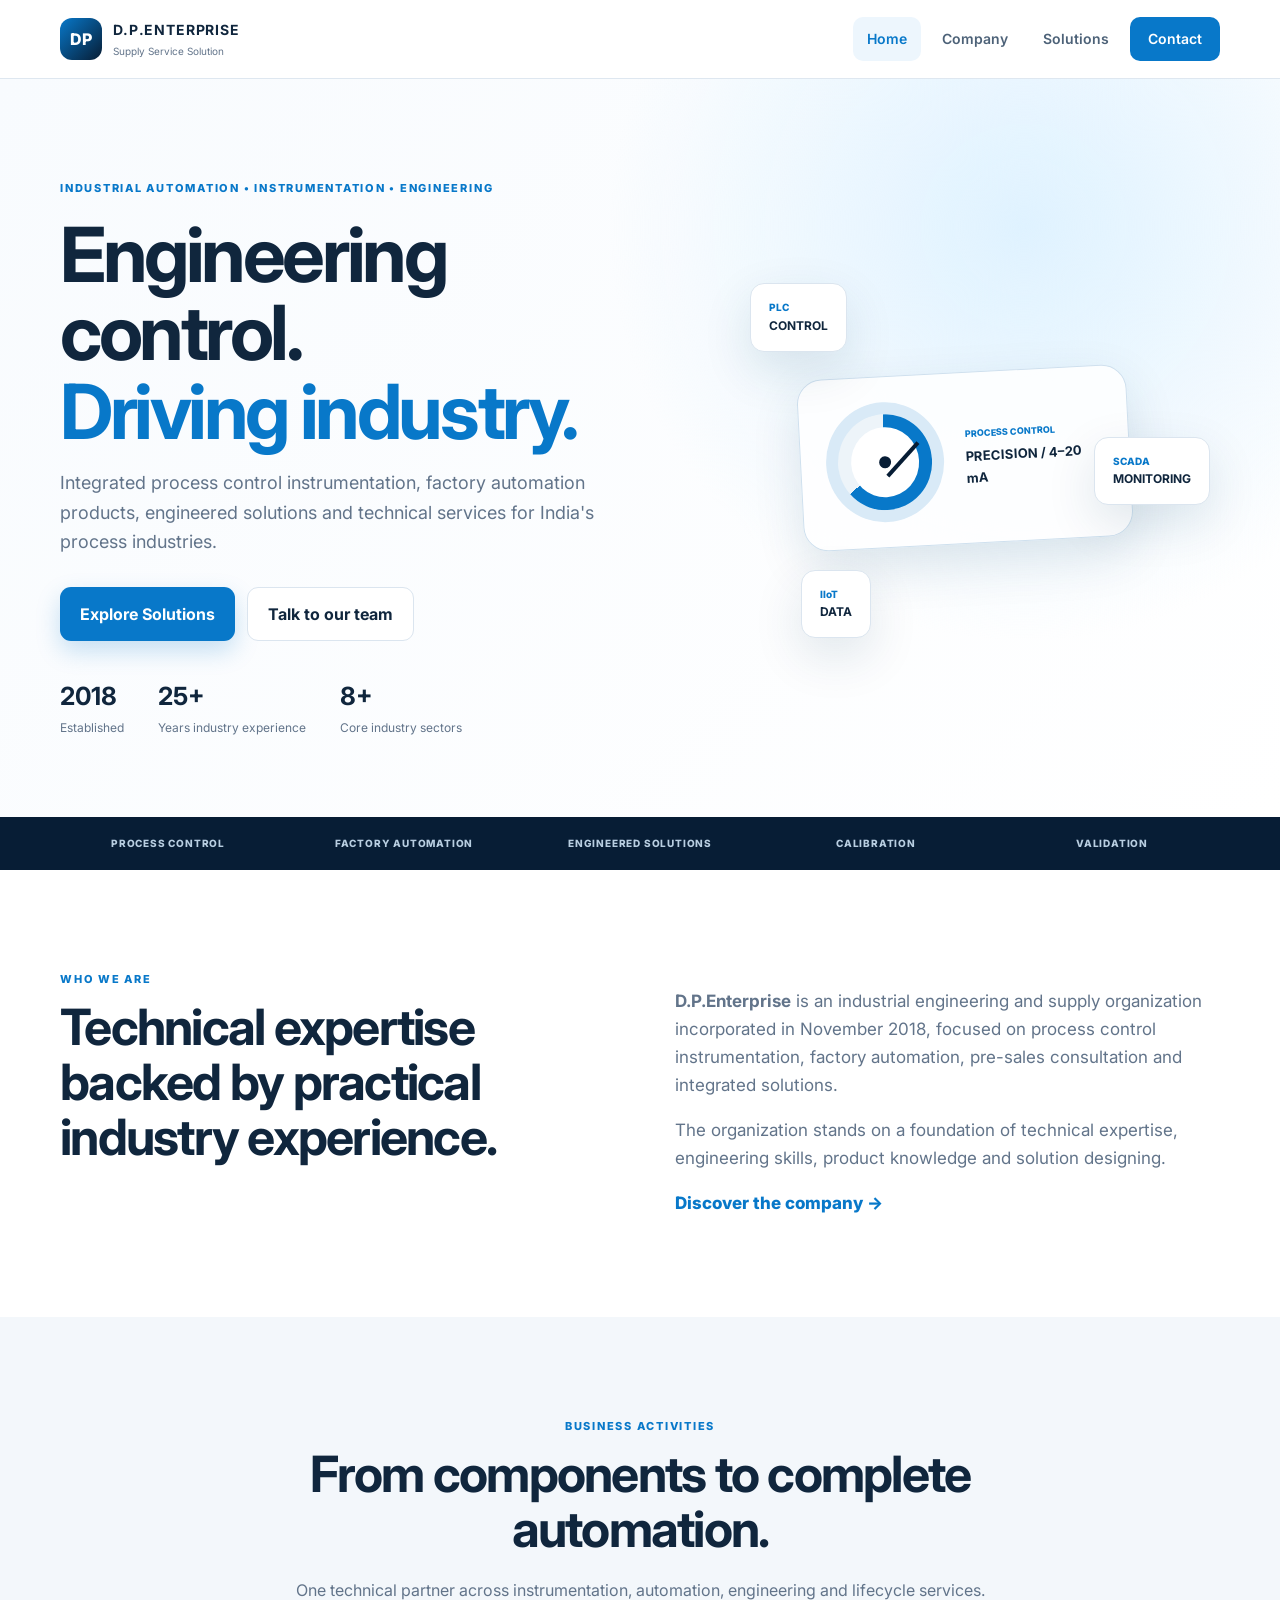
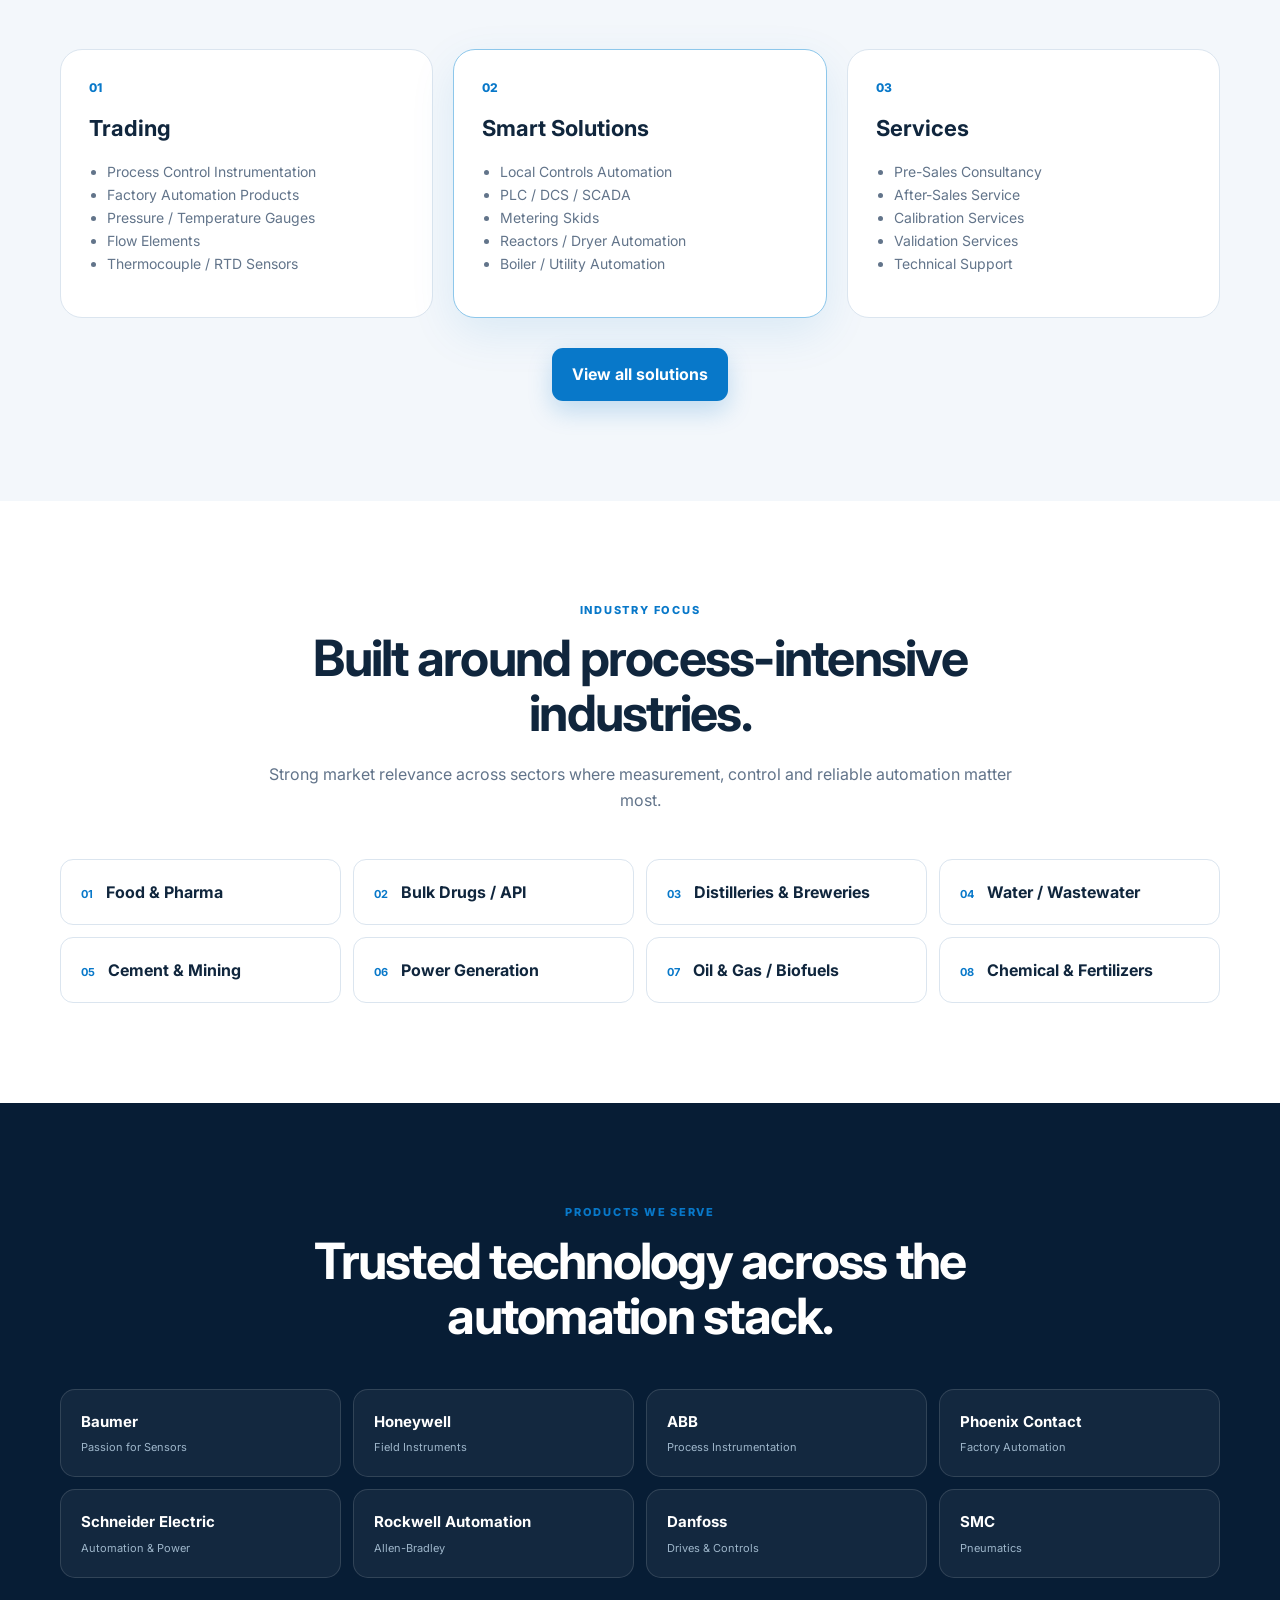
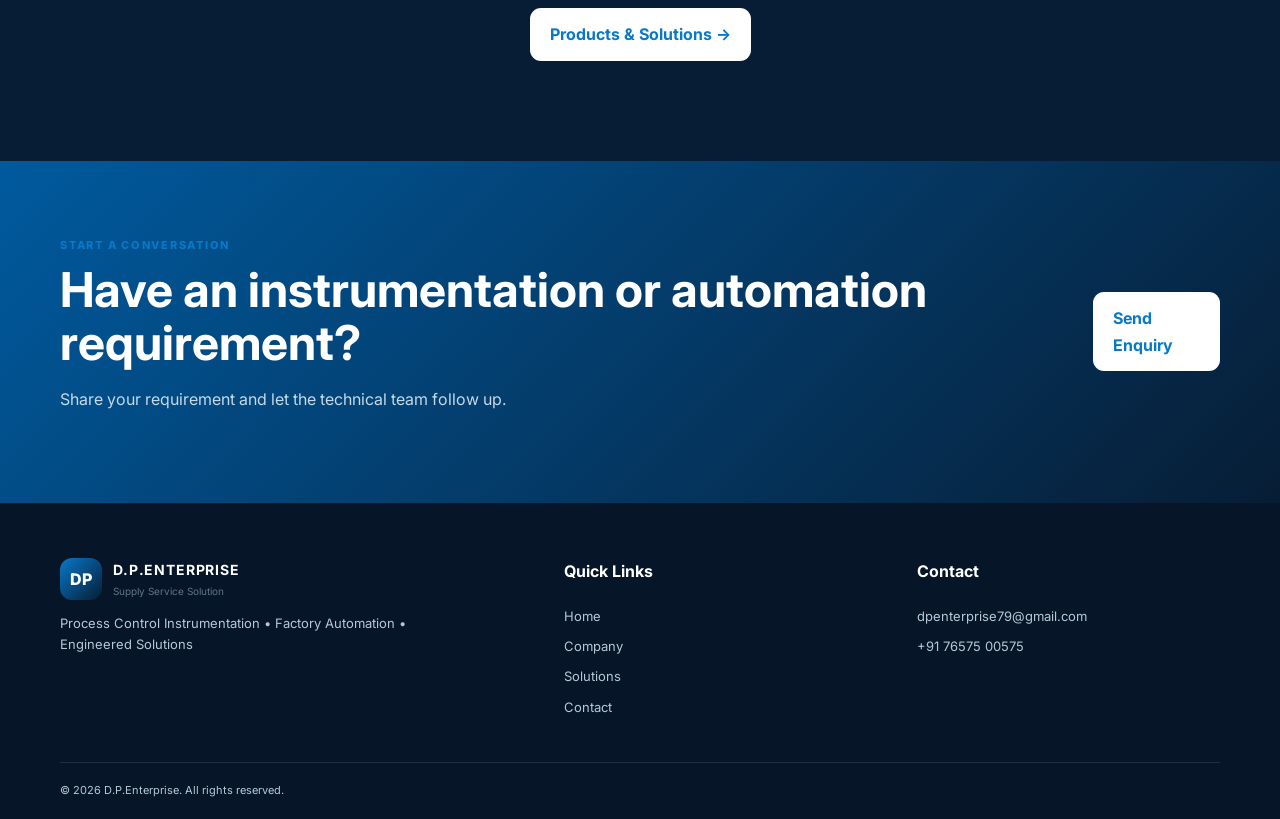
<file: index.html>
<!doctype html><html lang="en"><head><meta charset="UTF-8"><meta name="viewport" content="width=device-width,initial-scale=1.0"><meta name="description" content="D.P.Enterprise — process control instrumentation, factory automation, engineered solutions and industrial services."><meta name="theme-color" content="#006bb6"><title>D.P.Enterprise | Supply Service Solution</title><link rel="preconnect" href="https://fonts.googleapis.com"><link rel="preconnect" href="https://fonts.gstatic.com" crossorigin><link href="https://fonts.googleapis.com/css2?family=Inter:wght@400;500;600;700;800&display=swap" rel="stylesheet"><link rel="stylesheet" href="styles.css"><link rel="stylesheet" href="form.css"></head><body><header class="site-header" id="top"><div class="container nav-wrap"><a class="brand" href="index.html"><span class="brand-mark">DP</span><span><strong>D.P.ENTERPRISE</strong><small>Supply Service Solution</small></span></a><button class="menu-toggle" aria-label="Toggle navigation" aria-expanded="false">☰</button><nav class="nav" aria-label="Primary navigation"><a href="index.html" class="active">Home</a><a href="about.html">Company</a><a href="solutions.html">Solutions</a><a class="nav-cta" href="contact.html">Contact</a></nav></div></header><main><section class="hero"><div class="hero-grid container"><div class="hero-copy reveal"><div class="eyebrow">INDUSTRIAL AUTOMATION • INSTRUMENTATION • ENGINEERING</div><h1>Engineering control.<br><span>Driving industry.</span></h1><p class="lead">Integrated process control instrumentation, factory automation products, engineered solutions and technical services for India's process industries.</p><div class="hero-actions"><a class="btn btn-primary" href="solutions.html">Explore Solutions</a><a class="btn btn-secondary" href="contact.html">Talk to our team</a></div><div class="hero-stats"><div><strong>2018</strong><span>Established</span></div><div><strong>25+</strong><span>Years industry experience</span></div><div><strong>8+</strong><span>Core industry sectors</span></div></div></div><div class="hero-visual reveal"><div class="instrument-card main-instrument"><div class="gauge"><span class="needle"></span><span class="hub"></span></div><div><small>PROCESS CONTROL</small><strong>PRECISION / 4–20 mA</strong></div></div><div class="floating-card fc-one"><span>PLC</span><strong>CONTROL</strong></div><div class="floating-card fc-two"><span>SCADA</span><strong>MONITORING</strong></div><div class="floating-card fc-three"><span>IIoT</span><strong>DATA</strong></div><div class="circuit circuit-a"></div><div class="circuit circuit-b"></div></div></div></section><section class="trust-strip"><div class="container trust-grid"><span>PROCESS CONTROL</span><span>FACTORY AUTOMATION</span><span>ENGINEERED SOLUTIONS</span><span>CALIBRATION</span><span>VALIDATION</span></div></section><section class="section"><div class="container two-col"><div class="section-heading reveal"><div class="section-kicker">WHO WE ARE</div><h2>Technical expertise backed by practical industry experience.</h2></div><div class="about-copy reveal"><p><strong>D.P.Enterprise</strong> is an industrial engineering and supply organization incorporated in November 2018, focused on process control instrumentation, factory automation, pre-sales consultation and integrated solutions.</p><p>The organization stands on a foundation of technical expertise, engineering skills, product knowledge and solution designing.</p><a class="text-link" href="about.html">Discover the company →</a></div></div></section><section class="section section-alt"><div class="container"><div class="center-heading reveal"><div class="section-kicker">BUSINESS ACTIVITIES</div><h2>From components to complete automation.</h2><p>One technical partner across instrumentation, automation, engineering and lifecycle services.</p></div><div class="activity-grid"><article class="activity-card reveal"><div class="activity-icon">01</div><h3>Trading</h3><ul><li>Process Control Instrumentation</li><li>Factory Automation Products</li><li>Pressure / Temperature Gauges</li><li>Flow Elements</li><li>Thermocouple / RTD Sensors</li></ul></article><article class="activity-card featured reveal"><div class="activity-icon">02</div><h3>Smart Solutions</h3><ul><li>Local Controls Automation</li><li>PLC / DCS / SCADA</li><li>Metering Skids</li><li>Reactors / Dryer Automation</li><li>Boiler / Utility Automation</li></ul></article><article class="activity-card reveal"><div class="activity-icon">03</div><h3>Services</h3><ul><li>Pre-Sales Consultancy</li><li>After-Sales Service</li><li>Calibration Services</li><li>Validation Services</li><li>Technical Support</li></ul></article></div><div class="section-action"><a class="btn btn-primary" href="solutions.html">View all solutions</a></div></div></section><section class="section"><div class="container"><div class="center-heading reveal"><div class="section-kicker">INDUSTRY FOCUS</div><h2>Built around process-intensive industries.</h2><p>Strong market relevance across sectors where measurement, control and reliable automation matter most.</p></div><div class="industry-list industry-list-wide"><div class="industry-item reveal"><span>01</span>Food & Pharma</div><div class="industry-item reveal"><span>02</span>Bulk Drugs / API</div><div class="industry-item reveal"><span>03</span>Distilleries & Breweries</div><div class="industry-item reveal"><span>04</span>Water / Wastewater</div><div class="industry-item reveal"><span>05</span>Cement & Mining</div><div class="industry-item reveal"><span>06</span>Power Generation</div><div class="industry-item reveal"><span>07</span>Oil & Gas / Biofuels</div><div class="industry-item reveal"><span>08</span>Chemical & Fertilizers</div></div></div></section><section class="section section-dark"><div class="container"><div class="center-heading light reveal"><div class="section-kicker">PRODUCTS WE SERVE</div><h2>Trusted technology across the automation stack.</h2></div><div class="brand-grid reveal"><div class="brand-tile"><strong>Baumer</strong><span>Passion for Sensors</span></div><div class="brand-tile"><strong>Honeywell</strong><span>Field Instruments</span></div><div class="brand-tile"><strong>ABB</strong><span>Process Instrumentation</span></div><div class="brand-tile"><strong>Phoenix Contact</strong><span>Factory Automation</span></div><div class="brand-tile"><strong>Schneider Electric</strong><span>Automation & Power</span></div><div class="brand-tile"><strong>Rockwell Automation</strong><span>Allen-Bradley</span></div><div class="brand-tile"><strong>Danfoss</strong><span>Drives & Controls</span></div><div class="brand-tile"><strong>SMC</strong><span>Pneumatics</span></div></div><div class="section-action"><a class="btn btn-white" href="solutions.html">Products & Solutions →</a></div></div></section><section class="cta-section"><div class="container cta-inner compact reveal"><div><div class="section-kicker">START A CONVERSATION</div><h2>Have an instrumentation or automation requirement?</h2><p>Share your requirement and let the technical team follow up.</p></div><a class="btn btn-white" href="contact.html">Send Enquiry</a></div></section></main><footer class="footer"><div class="container footer-grid"><div><div class="brand footer-brand"><span class="brand-mark">DP</span><span><strong>D.P.ENTERPRISE</strong><small>Supply Service Solution</small></span></div><p>Process Control Instrumentation • Factory Automation • Engineered Solutions</p></div><div><h4>Quick Links</h4><a href="index.html">Home</a><a href="about.html">Company</a><a href="solutions.html">Solutions</a><a href="contact.html">Contact</a></div><div><h4>Contact</h4><a href="mailto:dpenterprise79@gmail.com">dpenterprise79@gmail.com</a><a href="tel:+917657500575">+91 76575 00575</a></div></div><div class="container copyright">© <span id="year"></span> D.P.Enterprise. All rights reserved.</div></footer><script src="script.js"></script></body></html>
</file>
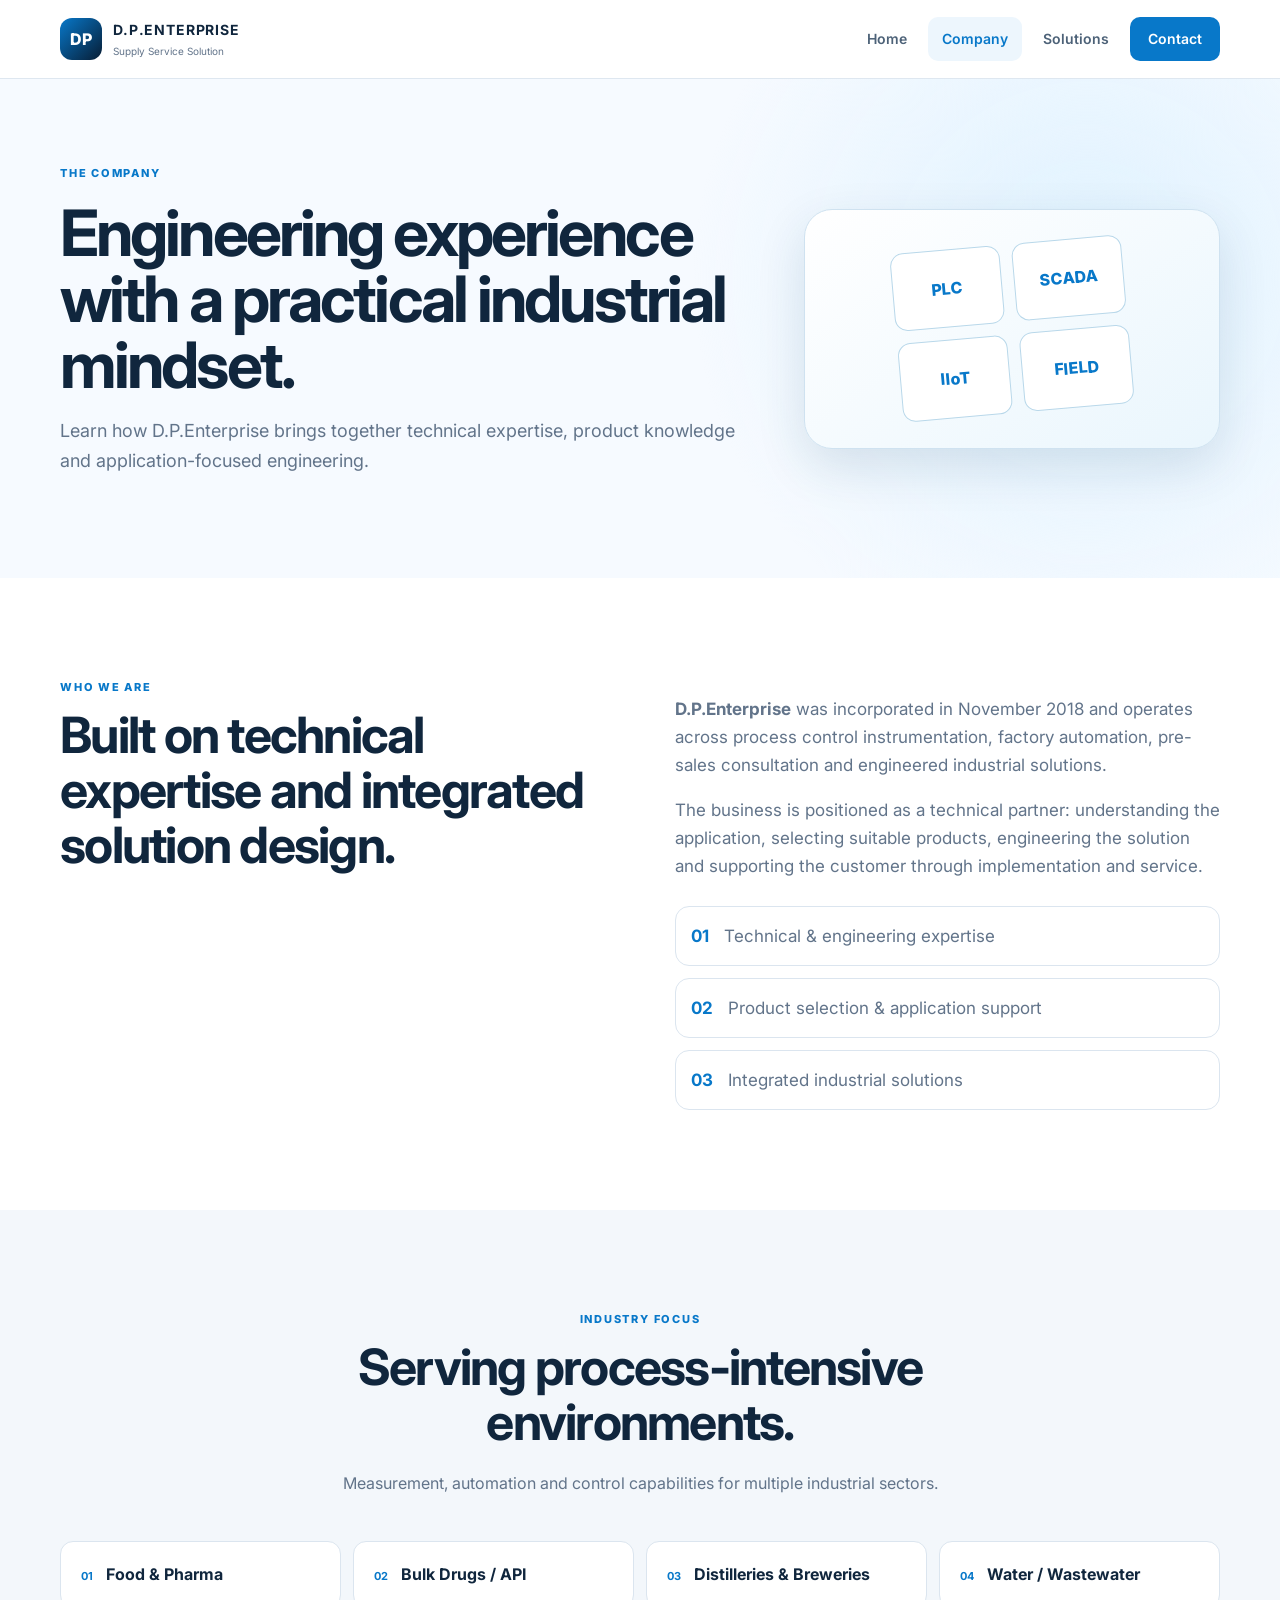
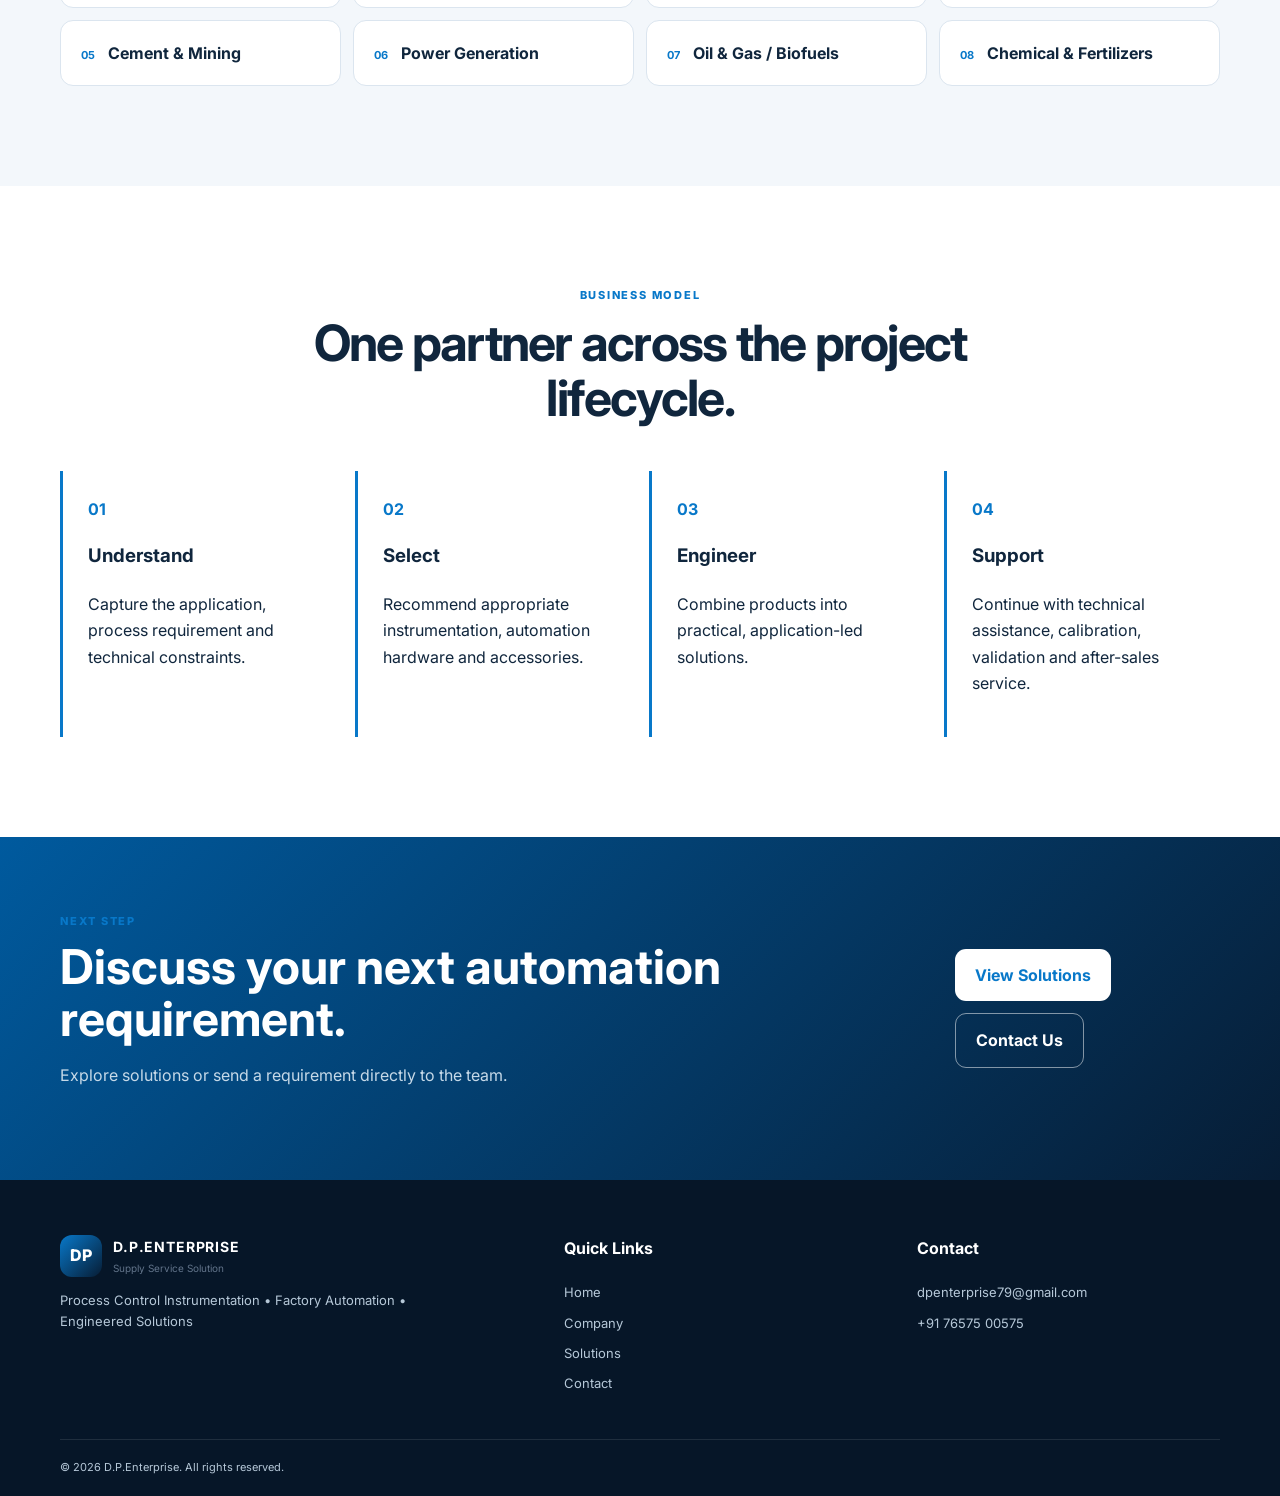
<file: about.html>
<!doctype html>
<html lang="en">
<head>
<meta charset="UTF-8"><meta name="viewport" content="width=device-width,initial-scale=1.0">
<meta name="description" content="D.P.Enterprise company profile, capabilities and industry focus.">
<title>About | D.P.Enterprise</title>
<link rel="preconnect" href="https://fonts.googleapis.com"><link rel="preconnect" href="https://fonts.gstatic.com" crossorigin>
<link href="https://fonts.googleapis.com/css2?family=Inter:wght@400;500;600;700;800&display=swap" rel="stylesheet">
<link rel="stylesheet" href="styles.css"><link rel="stylesheet" href="form.css">
</head>
<body>
<header class="site-header"><div class="container nav-wrap">
<a class="brand" href="index.html"><span class="brand-mark">DP</span><span><strong>D.P.ENTERPRISE</strong><small>Supply Service Solution</small></span></a>
<button class="menu-toggle" aria-label="Toggle navigation" aria-expanded="false">☰</button>
<nav class="nav"><a href="index.html">Home</a><a href="about.html" class="active">Company</a><a href="solutions.html">Solutions</a><a href="contact.html" class="nav-cta">Contact</a></nav>
</div></header>
<main>
<section class="page-hero"><div class="container page-hero-inner"><div><div class="section-kicker">THE COMPANY</div><h1>Engineering experience with a practical industrial mindset.</h1><p>Learn how D.P.Enterprise brings together technical expertise, product knowledge and application-focused engineering.</p></div><div class="page-hero-art"><div class="mini-grid"><span>PLC</span><span>SCADA</span><span>IIoT</span><span>FIELD</span></div></div></div></section>
<section class="section"><div class="container two-col"><div class="section-heading reveal"><div class="section-kicker">WHO WE ARE</div><h2>Built on technical expertise and integrated solution design.</h2></div><div class="about-copy reveal"><p><strong>D.P.Enterprise</strong> was incorporated in November 2018 and operates across process control instrumentation, factory automation, pre-sales consultation and engineered industrial solutions.</p><p>The business is positioned as a technical partner: understanding the application, selecting suitable products, engineering the solution and supporting the customer through implementation and service.</p><div class="about-points"><div><b>01</b><span>Technical & engineering expertise</span></div><div><b>02</b><span>Product selection & application support</span></div><div><b>03</b><span>Integrated industrial solutions</span></div></div></div></div></section>
<section class="section section-alt"><div class="container"><div class="center-heading reveal"><div class="section-kicker">INDUSTRY FOCUS</div><h2>Serving process-intensive environments.</h2><p>Measurement, automation and control capabilities for multiple industrial sectors.</p></div><div class="industry-list industry-list-wide"><div class="industry-item reveal"><span>01</span>Food & Pharma</div><div class="industry-item reveal"><span>02</span>Bulk Drugs / API</div><div class="industry-item reveal"><span>03</span>Distilleries & Breweries</div><div class="industry-item reveal"><span>04</span>Water / Wastewater</div><div class="industry-item reveal"><span>05</span>Cement & Mining</div><div class="industry-item reveal"><span>06</span>Power Generation</div><div class="industry-item reveal"><span>07</span>Oil & Gas / Biofuels</div><div class="industry-item reveal"><span>08</span>Chemical & Fertilizers</div></div></div></section>
<section class="section"><div class="container"><div class="center-heading reveal"><div class="section-kicker">BUSINESS MODEL</div><h2>One partner across the project lifecycle.</h2></div><div class="timeline"><div class="timeline-step reveal"><b>01</b><h3>Understand</h3><p>Capture the application, process requirement and technical constraints.</p></div><div class="timeline-step reveal"><b>02</b><h3>Select</h3><p>Recommend appropriate instrumentation, automation hardware and accessories.</p></div><div class="timeline-step reveal"><b>03</b><h3>Engineer</h3><p>Combine products into practical, application-led solutions.</p></div><div class="timeline-step reveal"><b>04</b><h3>Support</h3><p>Continue with technical assistance, calibration, validation and after-sales service.</p></div></div></div></section>
<section class="cta-section"><div class="container cta-inner compact reveal"><div><div class="section-kicker">NEXT STEP</div><h2>Discuss your next automation requirement.</h2><p>Explore solutions or send a requirement directly to the team.</p></div><div class="hero-actions"><a class="btn btn-white" href="solutions.html">View Solutions</a><a class="btn btn-outline-white" href="contact.html">Contact Us</a></div></div></section>
</main>
<footer class="footer"><div class="container footer-grid"><div><div class="brand footer-brand"><span class="brand-mark">DP</span><span><strong>D.P.ENTERPRISE</strong><small>Supply Service Solution</small></span></div><p>Process Control Instrumentation • Factory Automation • Engineered Solutions</p></div><div><h4>Quick Links</h4><a href="index.html">Home</a><a href="about.html">Company</a><a href="solutions.html">Solutions</a><a href="contact.html">Contact</a></div><div><h4>Contact</h4><a href="mailto:dpenterprise79@gmail.com">dpenterprise79@gmail.com</a><a href="tel:+917657500575">+91 76575 00575</a></div></div><div class="container copyright">© <span id="year"></span> D.P.Enterprise. All rights reserved.</div></footer>
<script src="script.js"></script></body></html>
</file>
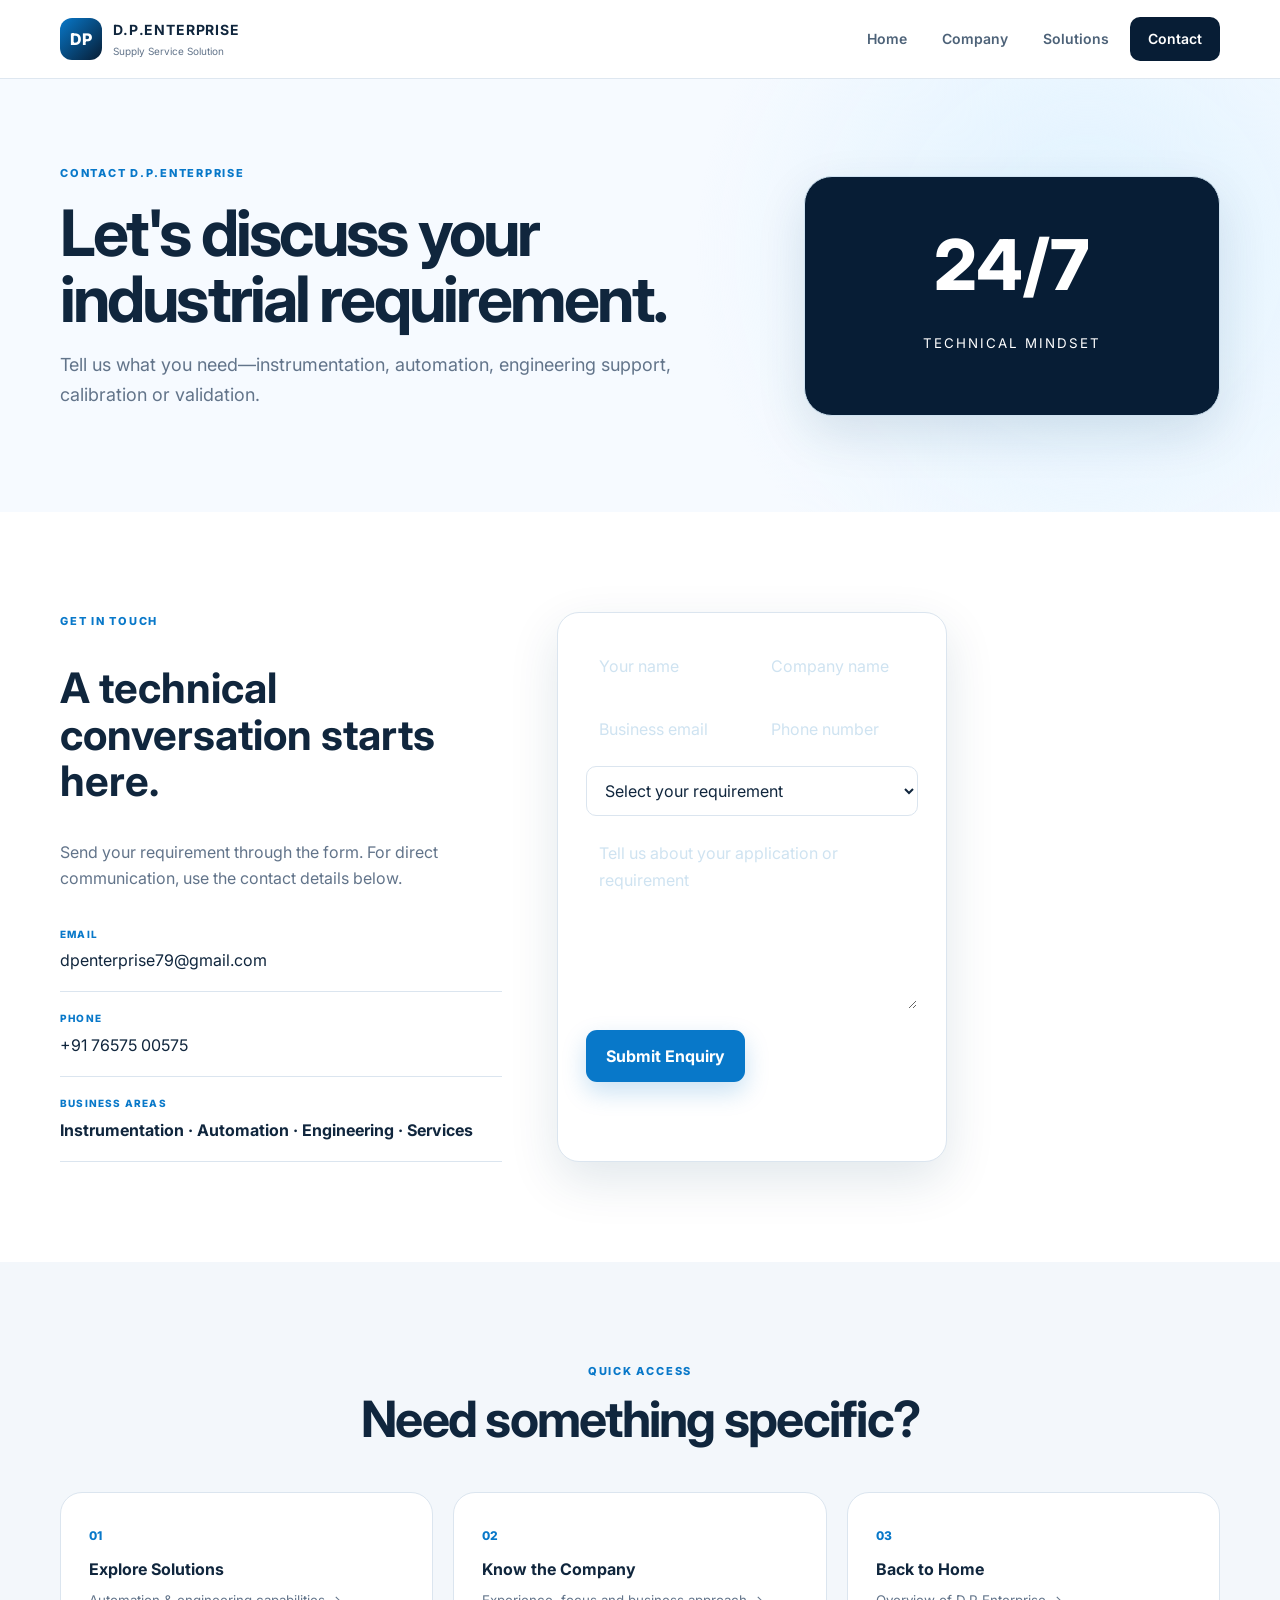
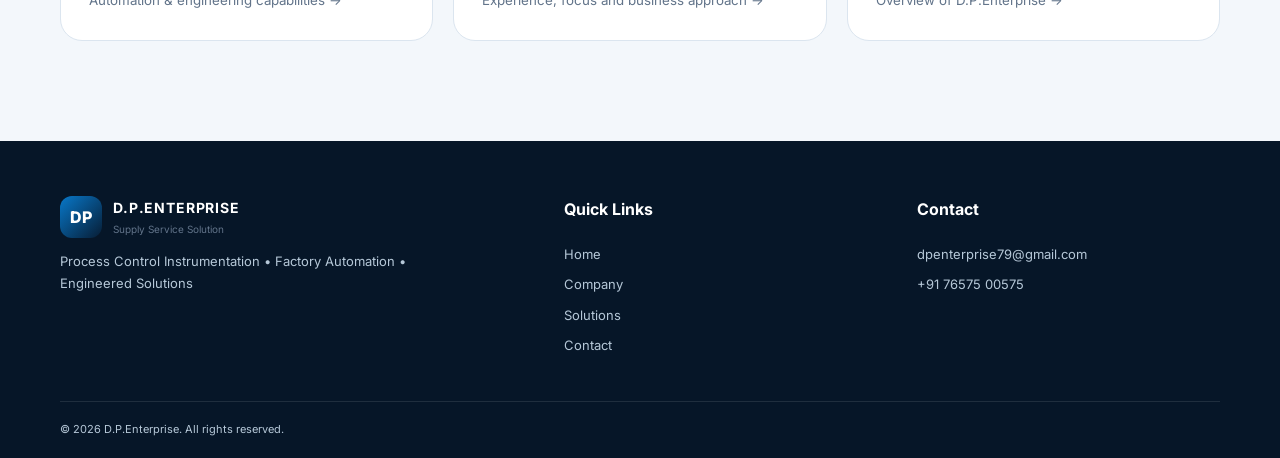
<file: contact.html>
<!doctype html>
<html lang="en"><head><meta charset="UTF-8"><meta name="viewport" content="width=device-width,initial-scale=1.0"><meta name="description" content="Contact D.P.Enterprise for instrumentation, automation and engineering requirements."><title>Contact | D.P.Enterprise</title><link rel="preconnect" href="https://fonts.googleapis.com"><link rel="preconnect" href="https://fonts.gstatic.com" crossorigin><link href="https://fonts.googleapis.com/css2?family=Inter:wght@400;500;600;700;800&display=swap" rel="stylesheet"><link rel="stylesheet" href="styles.css"><link rel="stylesheet" href="form.css"></head>
<body><header class="site-header"><div class="container nav-wrap"><a class="brand" href="index.html"><span class="brand-mark">DP</span><span><strong>D.P.ENTERPRISE</strong><small>Supply Service Solution</small></span></a><button class="menu-toggle" aria-label="Toggle navigation" aria-expanded="false">☰</button><nav class="nav"><a href="index.html">Home</a><a href="about.html">Company</a><a href="solutions.html">Solutions</a><a href="contact.html" class="nav-cta active">Contact</a></nav></div></header>
<main><section class="page-hero"><div class="container page-hero-inner"><div><div class="section-kicker">CONTACT D.P.ENTERPRISE</div><h1>Let's discuss your industrial requirement.</h1><p>Tell us what you need—instrumentation, automation, engineering support, calibration or validation.</p></div><div class="page-hero-art contact-art"><span>24/7</span><small>TECHNICAL MINDSET</small></div></div></section>
<section class="section"><div class="container contact-layout"><div class="contact-info reveal"><div class="section-kicker">GET IN TOUCH</div><h2>A technical conversation starts here.</h2><p>Send your requirement through the form. For direct communication, use the contact details below.</p><div class="contact-detail"><span>EMAIL</span><a href="mailto:dpenterprise79@gmail.com">dpenterprise79@gmail.com</a></div><div class="contact-detail"><span>PHONE</span><a href="tel:+917657500575">+91 76575 00575</a></div><div class="contact-detail"><span>BUSINESS AREAS</span><strong>Instrumentation · Automation · Engineering · Services</strong></div></div>
<form class="contact-box enquiry-form reveal" id="enquiryForm"><div class="form-row"><input name="name" placeholder="Your name" autocomplete="name" required><input name="company" placeholder="Company name" autocomplete="organization"></div><div class="form-row"><input name="email" type="email" placeholder="Business email" autocomplete="email" required><input name="phone" type="tel" placeholder="Phone number" autocomplete="tel"></div><select name="interest" required><option value="">Select your requirement</option><option>Process Control Instrumentation</option><option>Factory Automation</option><option>PLC / DCS / SCADA</option><option>Engineering Solution</option><option>Calibration / Validation</option><option>Product / Technical Consultation</option></select><textarea name="requirement" placeholder="Tell us about your application or requirement" rows="6" required></textarea><button class="btn btn-primary" type="submit">Submit Enquiry</button><p class="form-status" id="formStatus" role="status" aria-live="polite"></p></form></div></section>
<section class="section section-alt"><div class="container"><div class="center-heading reveal"><div class="section-kicker">QUICK ACCESS</div><h2>Need something specific?</h2></div><div class="quick-grid"><a href="solutions.html#" class="quick-card reveal"><span>01</span><strong>Explore Solutions</strong><small>Automation & engineering capabilities →</small></a><a href="about.html" class="quick-card reveal"><span>02</span><strong>Know the Company</strong><small>Experience, focus and business approach →</small></a><a href="index.html" class="quick-card reveal"><span>03</span><strong>Back to Home</strong><small>Overview of D.P.Enterprise →</small></a></div></div></section></main>
<footer class="footer"><div class="container footer-grid"><div><div class="brand footer-brand"><span class="brand-mark">DP</span><span><strong>D.P.ENTERPRISE</strong><small>Supply Service Solution</small></span></div><p>Process Control Instrumentation • Factory Automation • Engineered Solutions</p></div><div><h4>Quick Links</h4><a href="index.html">Home</a><a href="about.html">Company</a><a href="solutions.html">Solutions</a><a href="contact.html">Contact</a></div><div><h4>Contact</h4><a href="mailto:dpenterprise79@gmail.com">dpenterprise79@gmail.com</a><a href="tel:+917657500575">+91 76575 00575</a></div></div><div class="container copyright">© <span id="year"></span> D.P.Enterprise. All rights reserved.</div></footer><script src="script.js"></script></body></html>
</file>
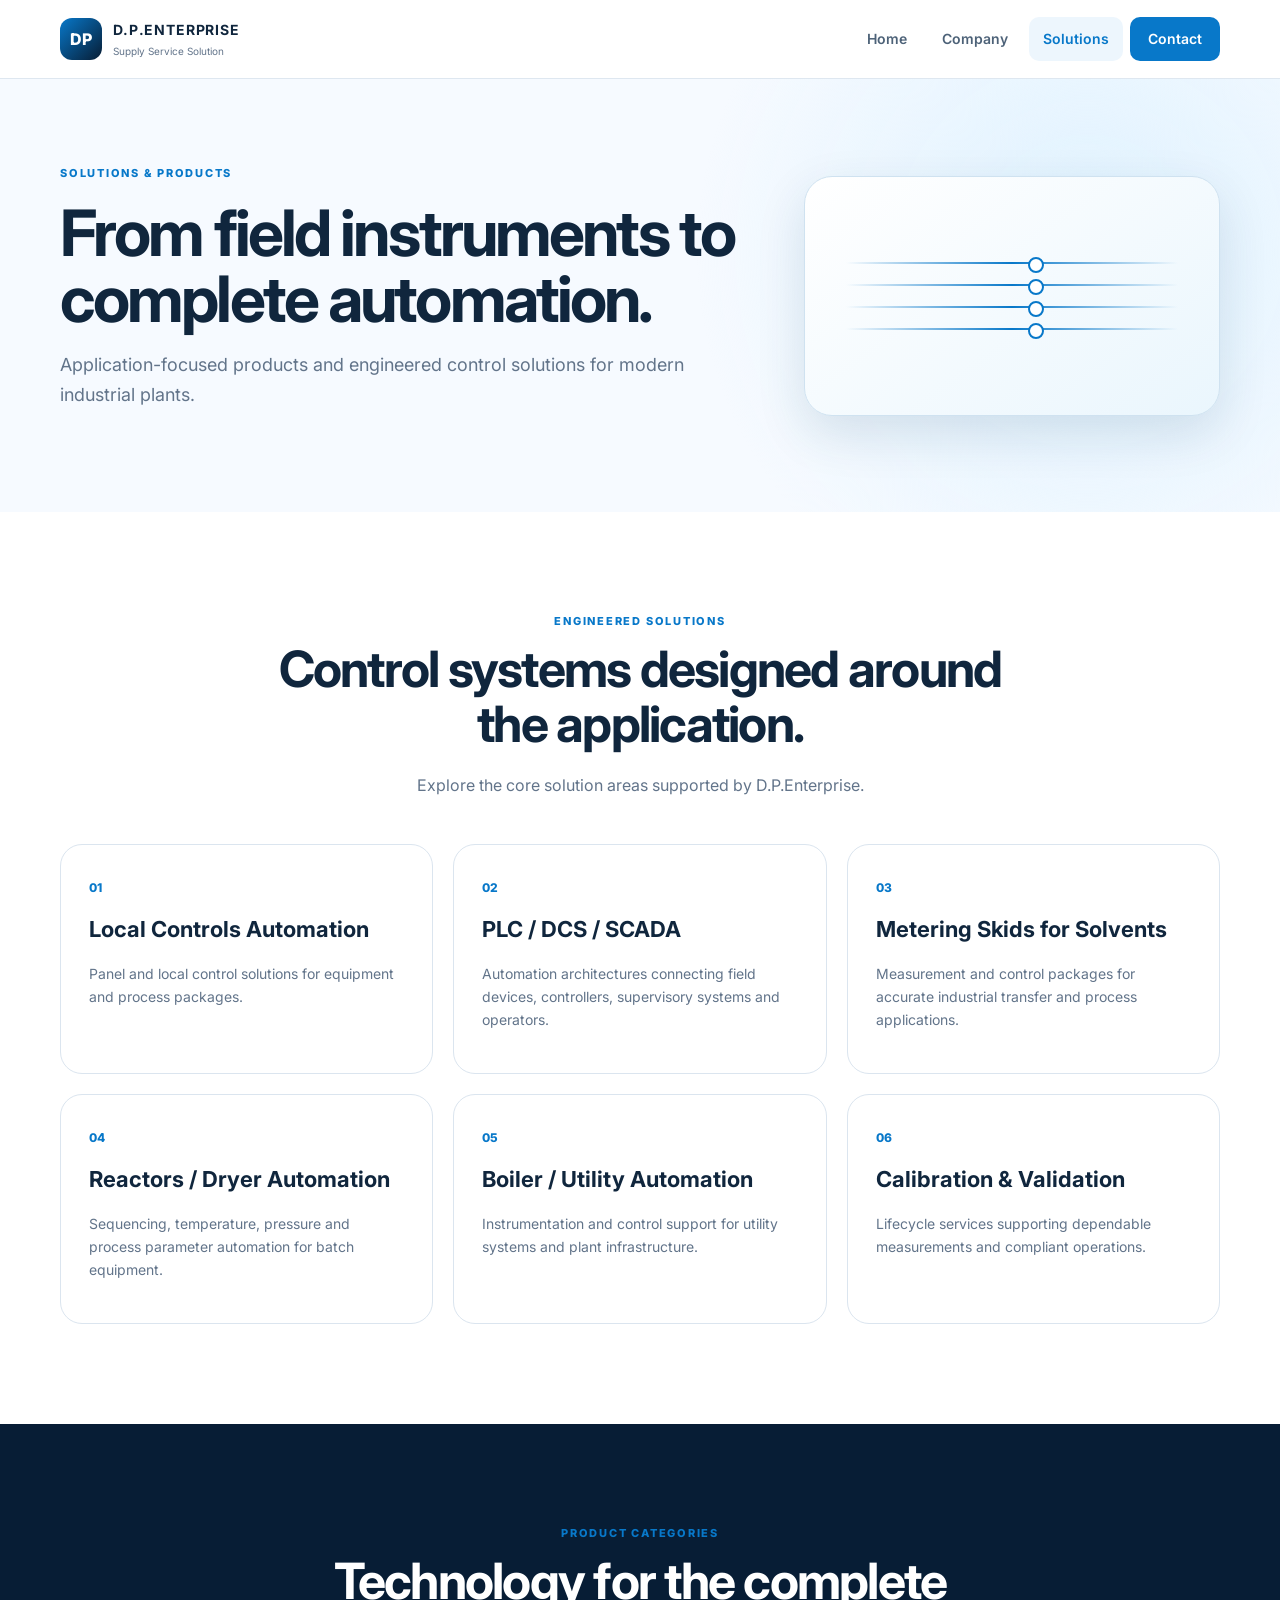
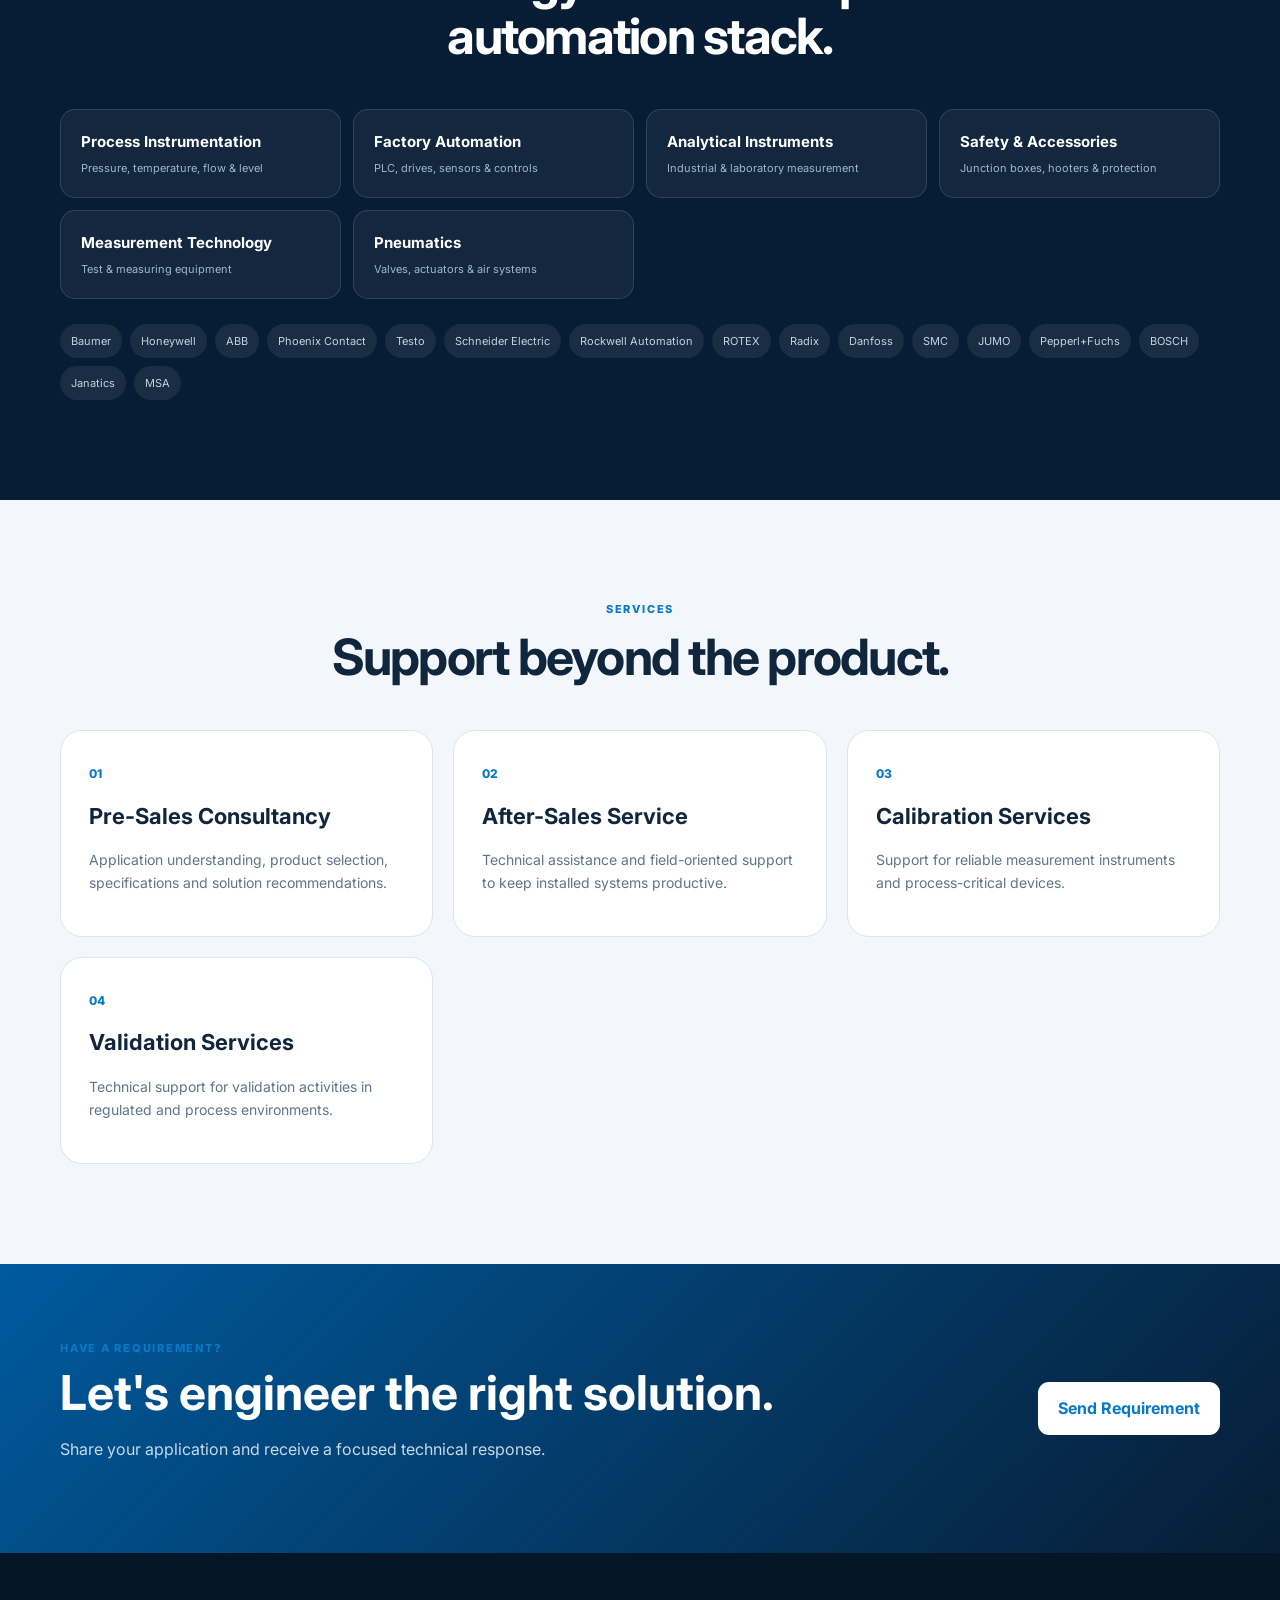
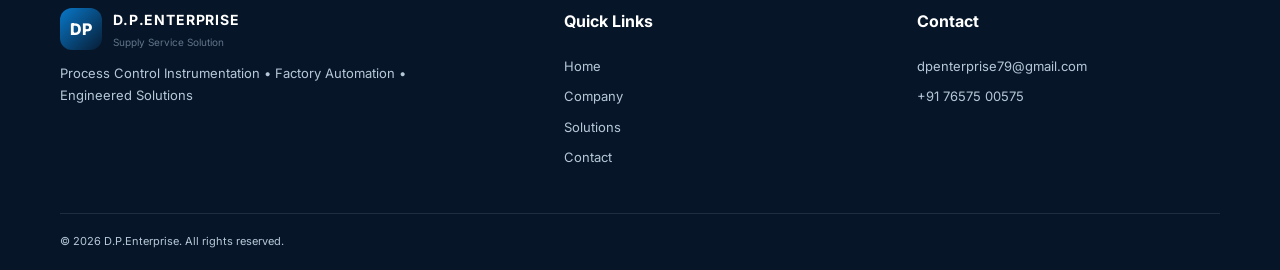
<file: solutions.html>
<!doctype html>
<html lang="en"><head><meta charset="UTF-8"><meta name="viewport" content="width=device-width,initial-scale=1.0"><meta name="description" content="D.P.Enterprise industrial automation products and engineered solutions."><title>Solutions | D.P.Enterprise</title><link rel="preconnect" href="https://fonts.googleapis.com"><link rel="preconnect" href="https://fonts.gstatic.com" crossorigin><link href="https://fonts.googleapis.com/css2?family=Inter:wght@400;500;600;700;800&display=swap" rel="stylesheet"><link rel="stylesheet" href="styles.css"><link rel="stylesheet" href="form.css"></head>
<body><header class="site-header"><div class="container nav-wrap"><a class="brand" href="index.html"><span class="brand-mark">DP</span><span><strong>D.P.ENTERPRISE</strong><small>Supply Service Solution</small></span></a><button class="menu-toggle" aria-label="Toggle navigation" aria-expanded="false">☰</button><nav class="nav"><a href="index.html">Home</a><a href="about.html">Company</a><a href="solutions.html" class="active">Solutions</a><a href="contact.html" class="nav-cta">Contact</a></nav></div></header>
<main><section class="page-hero"><div class="container page-hero-inner"><div><div class="section-kicker">SOLUTIONS & PRODUCTS</div><h1>From field instruments to complete automation.</h1><p>Application-focused products and engineered control solutions for modern industrial plants.</p></div><div class="page-hero-art"><div class="signal-lines"><i></i><i></i><i></i><i></i></div></div></div></section>
<section class="section"><div class="container"><div class="center-heading reveal"><div class="section-kicker">ENGINEERED SOLUTIONS</div><h2>Control systems designed around the application.</h2><p>Explore the core solution areas supported by D.P.Enterprise.</p></div><div class="solution-grid"><article class="solution-card reveal"><span>01</span><h3>Local Controls Automation</h3><p>Panel and local control solutions for equipment and process packages.</p></article><article class="solution-card reveal"><span>02</span><h3>PLC / DCS / SCADA</h3><p>Automation architectures connecting field devices, controllers, supervisory systems and operators.</p></article><article class="solution-card reveal"><span>03</span><h3>Metering Skids for Solvents</h3><p>Measurement and control packages for accurate industrial transfer and process applications.</p></article><article class="solution-card reveal"><span>04</span><h3>Reactors / Dryer Automation</h3><p>Sequencing, temperature, pressure and process parameter automation for batch equipment.</p></article><article class="solution-card reveal"><span>05</span><h3>Boiler / Utility Automation</h3><p>Instrumentation and control support for utility systems and plant infrastructure.</p></article><article class="solution-card reveal"><span>06</span><h3>Calibration & Validation</h3><p>Lifecycle services supporting dependable measurements and compliant operations.</p></article></div></div></section>
<section class="section section-dark"><div class="container"><div class="center-heading light reveal"><div class="section-kicker">PRODUCT CATEGORIES</div><h2>Technology for the complete automation stack.</h2></div><div class="brand-grid reveal"><div class="brand-tile"><strong>Process Instrumentation</strong><span>Pressure, temperature, flow & level</span></div><div class="brand-tile"><strong>Factory Automation</strong><span>PLC, drives, sensors & controls</span></div><div class="brand-tile"><strong>Analytical Instruments</strong><span>Industrial & laboratory measurement</span></div><div class="brand-tile"><strong>Safety & Accessories</strong><span>Junction boxes, hooters & protection</span></div><div class="brand-tile"><strong>Measurement Technology</strong><span>Test & measuring equipment</span></div><div class="brand-tile"><strong>Pneumatics</strong><span>Valves, actuators & air systems</span></div></div><div class="product-categories"><span>Baumer</span><span>Honeywell</span><span>ABB</span><span>Phoenix Contact</span><span>Testo</span><span>Schneider Electric</span><span>Rockwell Automation</span><span>ROTEX</span><span>Radix</span><span>Danfoss</span><span>SMC</span><span>JUMO</span><span>Pepperl+Fuchs</span><span>BOSCH</span><span>Janatics</span><span>MSA</span></div></div></section>
<section class="section section-alt"><div class="container"><div class="center-heading reveal"><div class="section-kicker">SERVICES</div><h2>Support beyond the product.</h2></div><div class="service-grid"><article class="service-card reveal"><b>01</b><h3>Pre-Sales Consultancy</h3><p>Application understanding, product selection, specifications and solution recommendations.</p></article><article class="service-card reveal"><b>02</b><h3>After-Sales Service</h3><p>Technical assistance and field-oriented support to keep installed systems productive.</p></article><article class="service-card reveal"><b>03</b><h3>Calibration Services</h3><p>Support for reliable measurement instruments and process-critical devices.</p></article><article class="service-card reveal"><b>04</b><h3>Validation Services</h3><p>Technical support for validation activities in regulated and process environments.</p></article></div></div></section>
<section class="cta-section"><div class="container cta-inner compact reveal"><div><div class="section-kicker">HAVE A REQUIREMENT?</div><h2>Let's engineer the right solution.</h2><p>Share your application and receive a focused technical response.</p></div><a class="btn btn-white" href="contact.html">Send Requirement</a></div></section></main>
<footer class="footer"><div class="container footer-grid"><div><div class="brand footer-brand"><span class="brand-mark">DP</span><span><strong>D.P.ENTERPRISE</strong><small>Supply Service Solution</small></span></div><p>Process Control Instrumentation • Factory Automation • Engineered Solutions</p></div><div><h4>Quick Links</h4><a href="index.html">Home</a><a href="about.html">Company</a><a href="solutions.html">Solutions</a><a href="contact.html">Contact</a></div><div><h4>Contact</h4><a href="mailto:dpenterprise79@gmail.com">dpenterprise79@gmail.com</a><a href="tel:+917657500575">+91 76575 00575</a></div></div><div class="container copyright">© <span id="year"></span> D.P.Enterprise. All rights reserved.</div></footer><script src="script.js"></script></body></html>
</file>
<file: styles.css>
/* D.P.Enterprise dynamic multi-page design layer */
:root{--blue:#0878c9;--blue2:#005a9e;--navy:#071d35;--ink:#10263d;--muted:#62748a;--line:#dbe5ef;--soft:#f3f7fb;--white:#fff;--orange:#ef4b2f;--shadow:0 18px 50px rgba(8,55,92,.12);--radius:22px}*{box-sizing:border-box}html{scroll-behavior:smooth}body{margin:0;font-family:Inter,Arial,sans-serif;color:var(--ink);background:#fff;line-height:1.65;overflow-x:hidden}a{text-decoration:none;color:inherit}button,input,textarea,select{font:inherit}.container{width:min(1160px,92%);margin:auto}.site-header{position:sticky;top:0;z-index:50;background:rgba(255,255,255,.96);backdrop-filter:blur(16px);border-bottom:1px solid rgba(219,229,239,.9)}.nav-wrap{min-height:78px;display:flex;align-items:center;justify-content:space-between;gap:30px}.brand{display:flex;align-items:center;gap:11px}.brand-mark{display:grid;place-items:center;width:42px;height:42px;border-radius:12px;background:linear-gradient(135deg,var(--blue),var(--navy));color:#fff;font-weight:800}.brand strong,.brand small{display:block}.brand strong{font-size:14px;letter-spacing:.06em}.brand small{font-size:10px;color:var(--muted);margin-top:2px}.nav{display:flex;align-items:center;gap:7px}.nav a{padding:10px 14px;border-radius:10px;color:#4d6278;font-size:14px;font-weight:600;transition:.2s}.nav a:hover,.nav a.active{color:var(--blue);background:#edf6fd}.nav .nav-cta{background:var(--blue);color:#fff;padding-inline:18px}.nav .nav-cta:hover,.nav .nav-cta.active{background:var(--navy);color:#fff}.menu-toggle{display:none;border:0;background:transparent;font-size:27px;color:var(--navy)}.hero{position:relative;overflow:hidden;background:radial-gradient(circle at 80% 20%,#dff2ff 0,transparent 35%),linear-gradient(135deg,#f8fbfe,#fff);padding:100px 0 80px}.hero-grid{display:grid;grid-template-columns:1.08fr .92fr;align-items:center;gap:50px}.eyebrow,.section-kicker{font-size:11px;font-weight:800;letter-spacing:.16em;color:var(--blue)}.hero h1,.page-hero h1{font-size:clamp(42px,6vw,76px);line-height:1.03;letter-spacing:-.045em;margin:18px 0}.hero h1 span{color:var(--blue)}.lead{font-size:18px;color:var(--muted);max-width:650px}.hero-actions{display:flex;flex-wrap:wrap;gap:12px;margin:30px 0}.btn{display:inline-flex;align-items:center;justify-content:center;border:0;border-radius:11px;padding:13px 20px;font-weight:700;cursor:pointer;transition:.2s}.btn-primary{background:var(--blue);color:#fff;box-shadow:0 10px 25px rgba(8,120,201,.22)}.btn-primary:hover{transform:translateY(-2px);background:var(--blue2)}.btn-secondary{border:1px solid var(--line);color:var(--ink);background:#fff}.btn-secondary:hover{border-color:var(--blue);color:var(--blue)}.btn-white{background:#fff;color:var(--blue)}.btn-outline-white{border:1px solid rgba(255,255,255,.5);color:#fff;background:transparent}.hero-stats{display:flex;gap:34px;margin-top:35px}.hero-stats strong,.hero-stats span{display:block}.hero-stats strong{font-size:25px}.hero-stats span{font-size:12px;color:var(--muted)}.hero-visual{min-height:430px;position:relative;display:grid;place-items:center}.instrument-card{width:330px;padding:25px;border:1px solid #cfe0ee;border-radius:25px;background:rgba(255,255,255,.86);box-shadow:var(--shadow);display:flex;gap:22px;align-items:center;transform:rotate(-3deg)}.instrument-card small,.instrument-card strong{display:block}.instrument-card small{font-size:9px;color:var(--blue);font-weight:800}.instrument-card strong{font-size:13px;margin-top:5px}.gauge{width:120px;height:120px;border-radius:50%;border:12px solid #d9eaf7;position:relative;background:conic-gradient(var(--blue) 0 64%,#edf4f9 64%)}.gauge:after{content:'';position:absolute;inset:13px;border-radius:50%;background:#fff}.needle{position:absolute;width:4px;height:45px;background:var(--navy);left:50%;top:17px;transform-origin:bottom;transform:rotate(45deg);z-index:2}.hub{position:absolute;width:12px;height:12px;background:var(--navy);border-radius:50%;left:calc(50% - 6px);top:calc(50% - 6px);z-index:3}.floating-card{position:absolute;padding:15px 18px;border-radius:14px;background:#fff;box-shadow:var(--shadow);border:1px solid var(--line)}.floating-card span,.floating-card strong{display:block}.floating-card span{font-size:10px;color:var(--blue);font-weight:800}.floating-card strong{font-size:12px}.fc-one{top:40px;left:8%}.fc-two{right:2%;top:45%}.fc-three{bottom:35px;left:18%}.circuit{position:absolute;border:1px dashed #94c8e8;border-radius:50%;width:350px;height:350px;z-index:-1}.circuit-a{top:20px}.circuit-b{width:220px;height:220px}.trust-strip{background:var(--navy);color:#b8cee1}.trust-grid{display:grid;grid-template-columns:repeat(5,1fr);gap:20px;padding:18px 0}.trust-grid span{text-align:center;font-size:10px;font-weight:800;letter-spacing:.08em}.section{padding:100px 0}.section-alt{background:var(--soft)}.section-dark{background:var(--navy);color:#fff}.two-col{display:grid;grid-template-columns:1fr 1fr;gap:70px}.section-heading h2,.center-heading h2{font-size:clamp(32px,4vw,50px);line-height:1.1;letter-spacing:-.035em;margin:12px 0 20px}.about-copy{font-size:17px;color:var(--muted)}.about-points{display:grid;gap:12px;margin-top:25px}.about-points div{display:flex;gap:15px;align-items:center;padding:15px;border:1px solid var(--line);border-radius:14px;background:#fff}.about-points b{color:var(--blue)}.text-link{color:var(--blue);font-weight:800}.center-heading{text-align:center;max-width:750px;margin:0 auto 45px}.center-heading p{color:var(--muted)}.light p{color:#abc0d4}.activity-grid,.solution-grid,.service-grid,.quick-grid{display:grid;grid-template-columns:repeat(3,1fr);gap:20px}.activity-card,.solution-card,.service-card,.quick-card{background:#fff;border:1px solid var(--line);border-radius:var(--radius);padding:28px;transition:.25s}.activity-card:hover,.solution-card:hover,.service-card:hover,.quick-card:hover{transform:translateY(-5px);box-shadow:var(--shadow);border-color:#b7d9ef}.activity-card.featured{border-color:#8dc7eb;box-shadow:0 15px 45px rgba(8,120,201,.1)}.activity-icon,.solution-card>span,.service-card>b,.quick-card>span{color:var(--blue);font-weight:800;font-size:12px}.activity-card h3,.solution-card h3,.service-card h3{font-size:22px;margin:12px 0}.activity-card ul{padding-left:18px;color:var(--muted);font-size:14px}.section-action{text-align:center;margin-top:30px}.industry-list{display:grid;grid-template-columns:repeat(2,1fr);gap:12px}.industry-list-wide{grid-template-columns:repeat(4,1fr)}.industry-item{background:#fff;border:1px solid var(--line);padding:19px 20px;border-radius:13px;font-weight:700}.industry-item span{color:var(--blue);font-size:11px;margin-right:13px}.brand-grid{display:grid;grid-template-columns:repeat(4,1fr);gap:12px}.brand-tile{padding:20px;border:1px solid rgba(255,255,255,.13);border-radius:15px;background:rgba(255,255,255,.05)}.brand-tile strong,.brand-tile span{display:block}.brand-tile strong{font-size:15px}.brand-tile span{font-size:11px;color:#9eb6ca;margin-top:4px}.product-categories{display:flex;flex-wrap:wrap;gap:8px;margin-top:25px}.product-categories span{font-size:11px;padding:8px 11px;border-radius:99px;background:rgba(255,255,255,.07);color:#c1d3e1}.solution-card p,.service-card p{color:var(--muted);font-size:14px}.timeline{display:grid;grid-template-columns:repeat(4,1fr);gap:18px}.timeline-step{padding:25px;border-left:3px solid var(--blue);background:#fff;border-radius:0 16px 16px 0}.timeline-step b{color:var(--blue)}.page-hero{padding:85px 0;background:radial-gradient(circle at 85% 40%,#dff2ff,transparent 35%),#f6faff}.page-hero-inner{display:grid;grid-template-columns:1.25fr .75fr;align-items:center;gap:50px}.page-hero h1{font-size:clamp(40px,5vw,64px);max-width:780px}.page-hero p{font-size:18px;color:var(--muted);max-width:680px}.page-hero-art{min-height:240px;border:1px solid #cfe2f0;border-radius:28px;background:linear-gradient(145deg,#fff,#eaf6fd);display:grid;place-items:center;box-shadow:var(--shadow)}.mini-grid{display:grid;grid-template-columns:repeat(2,110px);gap:12px;transform:rotate(-5deg)}.mini-grid span{padding:25px 10px;text-align:center;border:1px solid #b9d8ea;border-radius:13px;background:#fff;color:var(--blue);font-weight:800}.signal-lines{width:80%;display:grid;gap:20px}.signal-lines i{height:2px;background:linear-gradient(90deg,transparent,var(--blue),transparent);position:relative}.signal-lines i:after{content:'';position:absolute;left:55%;top:-5px;width:12px;height:12px;border:2px solid var(--blue);border-radius:50%;background:#fff}.contact-art{background:var(--navy);color:#fff}.contact-art span{font-size:70px;font-weight:800}.contact-art small{margin-top:-80px;letter-spacing:.15em}.contact-layout{display:grid;grid-template-columns:.8fr 1.2fr;gap:55px}.contact-info h2{font-size:42px;line-height:1.1}.contact-info p{color:var(--muted)}.contact-detail{padding:18px 0;border-bottom:1px solid var(--line)}.contact-detail span{display:block;font-size:10px;font-weight:800;color:var(--blue);letter-spacing:.12em}.contact-detail a,.contact-detail strong{display:block;margin-top:5px}.contact-box{background:#fff;border:1px solid var(--line);padding:28px;border-radius:22px;box-shadow:var(--shadow)}.contact-box input,.contact-box textarea,.contact-box select{width:100%;padding:13px 14px;border:1px solid var(--line);border-radius:10px;outline:none;background:#fff;color:var(--ink);margin-bottom:12px}.contact-box input:focus,.contact-box textarea:focus,.contact-box select:focus{border-color:var(--blue);box-shadow:0 0 0 3px rgba(8,120,201,.08)}.form-row{display:grid;grid-template-columns:1fr 1fr;gap:12px}.form-status{font-size:13px;color:var(--blue)}.quick-grid{grid-template-columns:repeat(3,1fr)}.quick-card{display:block}.quick-card strong,.quick-card small{display:block}.quick-card strong{margin:8px 0}.quick-card small{color:var(--muted)}.cta-section{padding:75px 0;background:linear-gradient(135deg,var(--blue2),var(--navy));color:#fff}.cta-inner{display:flex;justify-content:space-between;align-items:center;gap:40px}.cta-inner h2{font-size:clamp(30px,4vw,48px);line-height:1.1;margin:10px 0}.cta-inner p{color:#c6d9e8}.footer{background:#061628;color:#b6c8d8;padding:55px 0 20px}.footer-grid{display:grid;grid-template-columns:1.5fr 1fr 1fr;gap:50px}.footer h4{color:#fff;margin-top:0}.footer-grid>div>a{display:block;font-size:13px;margin:9px 0}.footer p{font-size:13px;max-width:400px}.footer-brand strong{color:#fff}.copyright{border-top:1px solid rgba(255,255,255,.1);margin-top:35px;padding-top:18px;font-size:11px}.reveal{opacity:0;transform:translateY(18px);transition:.65s ease}.reveal.visible{opacity:1;transform:none}@media(max-width:850px){.nav{display:none;position:absolute;left:4%;right:4%;top:70px;background:#fff;border:1px solid var(--line);padding:10px;border-radius:14px;box-shadow:var(--shadow);flex-direction:column;align-items:stretch}.nav.open{display:flex}.menu-toggle{display:block}.hero-grid,.page-hero-inner,.two-col,.contact-layout{grid-template-columns:1fr}.hero{padding-top:65px}.hero-visual{min-height:350px}.activity-grid,.solution-grid,.service-grid,.quick-grid{grid-template-columns:1fr 1fr}.brand-grid{grid-template-columns:1fr 1fr}.industry-list-wide{grid-template-columns:1fr 1fr}.timeline{grid-template-columns:1fr 1fr}.trust-grid{grid-template-columns:1fr 1fr}.footer-grid{grid-template-columns:1fr 1fr}.cta-inner{align-items:flex-start;flex-direction:column}}@media(max-width:560px){.hero h1{font-size:44px}.hero-stats{gap:15px}.activity-grid,.solution-grid,.service-grid,.quick-grid,.brand-grid,.industry-list,.industry-list-wide,.timeline,.form-row,.footer-grid,.trust-grid{grid-template-columns:1fr}.section{padding:70px 0}.instrument-card{width:290px}.floating-card{transform:scale(.85)}.page-hero{padding:60px 0}.page-hero h1{font-size:42px}.cta-inner{gap:20px}}
</file>
<file: form.css>
.enquiry-form {
  min-width: 0;
}

.enquiry-form input,
.enquiry-form textarea {
  width: 100%;
  border: 1px solid rgba(255, 255, 255, 0.28);
  border-radius: 10px;
  background: rgba(255, 255, 255, 0.1);
  color: #fff;
  padding: 11px 12px;
  outline: 0;
}

.enquiry-form textarea {
  resize: vertical;
  min-height: 110px;
}

.enquiry-form input::placeholder,
.enquiry-form textarea::placeholder {
  color: #cfe3f1;
}

.enquiry-form input:focus,
.enquiry-form textarea:focus {
  border-color: #fff;
  box-shadow: 0 0 0 2px rgba(255, 255, 255, 0.12);
}

.enquiry-form .btn-white {
  width: 100%;
}

.enquiry-form button:disabled {
  opacity: 0.65;
  cursor: not-allowed;
}

.form-status {
  min-height: 20px !important;
  font-size: 11px !important;
  margin: 0 !important;
  color: #e8f7ff !important;
}

.contact-box {
  width: min(100%, 390px);
}

@media (max-width: 900px) {
  .contact-box {
    width: 100%;
  }
}

@media (max-width: 560px) {
  .enquiry-form input,
  .enquiry-form textarea {
    font-size: 16px;
  }

  .enquiry-form textarea {
    min-height: 100px;
  }

  .contact-box {
    width: 100%;
  }
}
</file>
